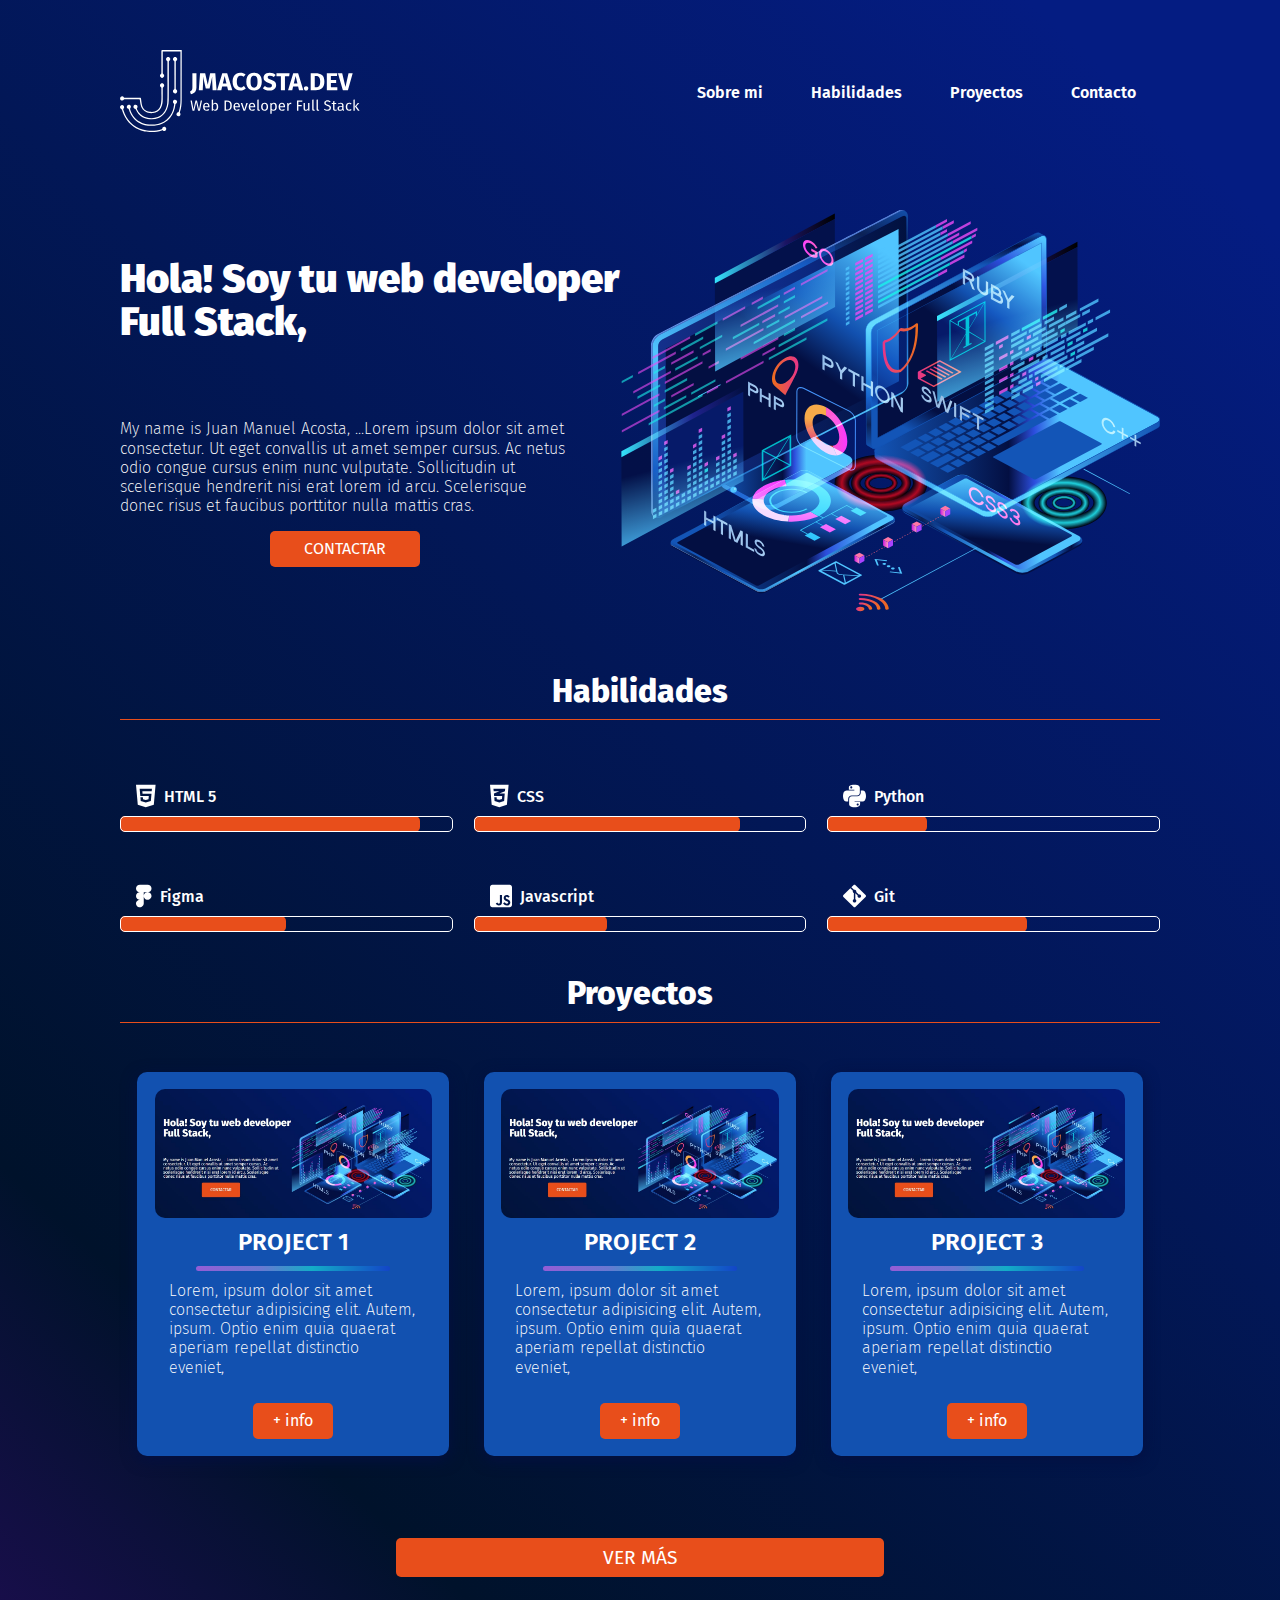
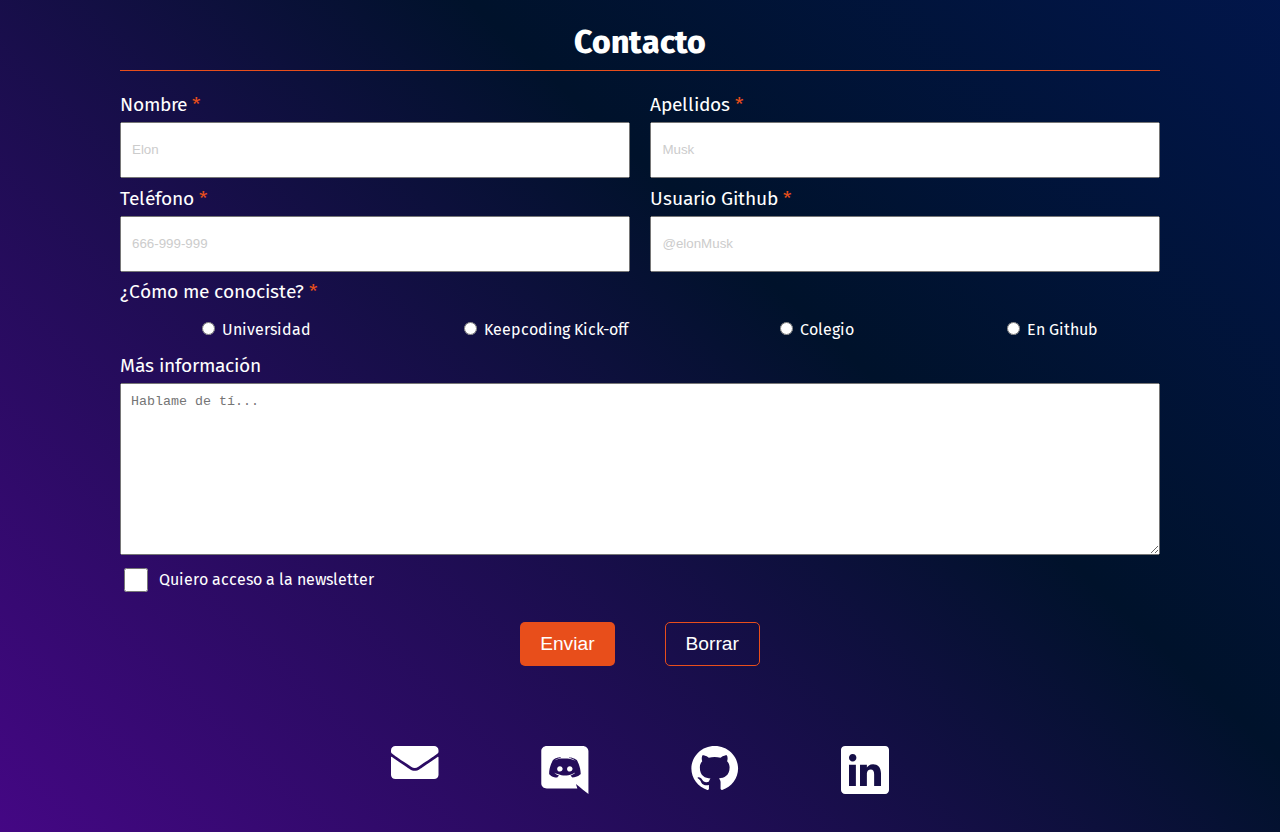
<file: index.html>
<!DOCTYPE html>
<html lang="en">
  <head>
    <meta charset="UTF-8" />
    <meta name="viewport" content="width=device-width, initial-scale=1.0" />
    <title>Jmacosta.dev Web developer full Stack</title>
    <meta property="og:title" content="Jmacosta.dev" />
    <meta
      property="og:description"
      content=" Web developer full Stack Portfolio"
    />
    <meta
      property="og:image"
      content="https://jmacosta.github.io/keepcoding_portfolio/assets/favicon/og_imagen.png"
    />
    <link rel="stylesheet" href="css/normalize.css" />
    <link rel="stylesheet" href="css/common.css" />
    <link rel="stylesheet" href="css/header.css" />
    <link rel="stylesheet" href="css/slider.css" />
    <link rel="stylesheet" href="css/skills.css" />
    <link rel="stylesheet" href="css/main.css" />
    <link rel="stylesheet" href="css/footer.css" />
    <link rel="stylesheet" href="css/projects.css" />
    <link rel="stylesheet" href="css/components.css" />
    <link rel="stylesheet" href="css/contact.css" />
    <link
      rel="apple-touch-icon"
      sizes="57x57"
      href="assets/favicon/apple-icon-57x57.png"
    />
    <link
      rel="apple-touch-icon"
      sizes="60x60"
      href="assets/favicon/apple-icon-60x60.png"
    />
    <link
      rel="apple-touch-icon"
      sizes="72x72"
      href="assets/favicon/apple-icon-72x72.png"
    />
    <link
      rel="apple-touch-icon"
      sizes="76x76"
      href="assets/favicon/apple-icon-76x76.png"
    />
    <link
      rel="apple-touch-icon"
      sizes="114x114"
      href="assets/favicon/apple-icon-114x114.png"
    />
    <link
      rel="apple-touch-icon"
      sizes="120x120"
      href="assets/favicon/apple-icon-120x120.png"
    />
    <link
      rel="apple-touch-icon"
      sizes="144x144"
      href="assets/favicon/apple-icon-144x144.png"
    />
    <link
      rel="apple-touch-icon"
      sizes="152x152"
      href="assets/favicon/apple-icon-152x152.png"
    />
    <link
      rel="apple-touch-icon"
      sizes="180x180"
      href="assets/favicon/apple-icon-180x180.png"
    />
    <link
      rel="icon"
      type="image/png"
      sizes="192x192"
      href="assets/favicon/android-icon-192x192.png"
    />
    <link
      rel="icon"
      type="image/png"
      sizes="32x32"
      href="assets/favicon/favicon-32x32.png"
    />
    <link
      rel="icon"
      type="image/png"
      sizes="96x96"
      href="assets/favicon/favicon-96x96.png"
    />
    <link
      rel="icon"
      type="image/png"
      sizes="16x16"
      href="assets/favicon/favicon-16x16.png"
    />
    <link rel="manifest" href="assets/favicon/manifest.json" />
    <meta name="msapplication-TileColor" content="#ffffff" />
    <meta
      name="msapplication-TileImage"
      content="assets/favicon/ms-icon-144x144.png"
    />
    <meta name="theme-color" content="#ffffff" />
  </head>
  <body class="body">
    <header class="header">
      <div class="header__logo">
        <img src="assets/logo.svg" alt="jmacosta.dev Web developer FullStack" />
      </div>

      <nav class="header__nav">
        <div class="header__nav__hamburger-menu">
          <input id="menu__toggle" type="checkbox" />
          <label class="menu__btn" for="menu__toggle">
            <span></span>
          </label>
          <!-- No es la solución más elegantes para los enlaces, pero es la solución sin javascript que pense para cerrar el menu-->
          <ul class="menu__box">
            <li>
              <a
                href="index.html#about-me"
                target="_blank"
                class="menu__item mobile_show"
                >Sobre mi</a
              >
              <a href="index.html#about-me" class="menu__item desktop_show"
                >Sobre mi</a
              >
            </li>
            <li>
              <a
                href="index.html#skills"
                target="_blank"
                class="menu__item mobile_show"
                >Habilidades</a
              >
              <a href="index.html#skills" class="menu__item desktop_show"
                >Habilidades</a
              >
            </li>
            <li>
              <a
                href="projects.html"
                class="menu__item mobile_show"
                target="blank"
                >Proyectos</a
              >
              <a href="projects.html" class="menu__item desktop_show"
                >Proyectos</a
              >
            </li>
            <li>
              <a
                href="index.html#contact"
                target="_blank"
                class="menu__item mobile_show"
                >Contacto</a
              >
              <a href="index.html#contact" class="menu__item desktop_show"
                >Contacto</a
              >
            </li>
          </ul>
        </div>
      </nav>
    </header>
    <main class="main">
      <!--Init Sliders-->
      <section class="slider" id="about-me">
        <div class="slider__text">
          <h1 class="slider__text__hello">
            Hola! Soy tu web developer Full Stack,
          </h1>
        </div>
        <div class="slider__image hidden-xs-md">
          <img
            src="assets/desktop_image_banner.svg"
            alt="Desktop slider image"
          />
        </div>
        <div class="slider__image hidden-xl">
          <img src="assets/mobile_image_banner.svg" alt="Mobile slider image" />
        </div>
        <div class="slider__cta">
          <div class="slider__cta__text">
            <p>
              My name is Juan Manuel Acosta, ...Lorem ipsum dolor sit amet
              consectetur. Ut eget convallis ut amet semper cursus. Ac netus
              odio congue cursus enim nunc vulputate. Sollicitudin ut
              scelerisque hendrerit nisi erat lorem id arcu. Scelerisque donec
              risus et faucibus porttitor nulla mattis cras.
            </p>
          </div>
          <div class="slider__cta__button hidden-xs-md">
            <a class="btn" href="#contact">contactar</a>
          </div>
        </div>
      </section>
      <!--Init Skills-->
      <section class="skills" id="skills">
        <div class="skills__title">
          <h2>Habilidades</h2>
        </div>
        <div class="skills__grid">
          <div class="skills__skill-container" id="html5">
            <div class="skills__skill-container__title">
              <div class="skills__skill-container__title__image">
                <img src="assets/html5.svg" alt="html 5 icon" />
              </div>
              <div class="skills__skill-container__title__text">
                <h4>HTML 5</h4>
              </div>
            </div>
            <div class="skills__skill-container__gaugage">
              <div class="skills__skill-container__gaugage__container"></div>
              <div class="skills__skill-container__gaugage__contain"></div>
            </div>
          </div>

          <div class="skills__skill-container" id="css">
            <div class="skills__skill-container__title">
              <div class="skills__skill-container__title__image">
                <img src="assets/css.svg" alt="CSS 3 icon" />
              </div>
              <div class="skills__skill-container__title__text">
                <h4>CSS</h4>
              </div>
            </div>
            <div class="skills__skill-container__gaugage">
              <div class="skills__skill-container__gaugage__container"></div>
              <div class="skills__skill-container__gaugage__contain"></div>
            </div>
          </div>

          <div class="skills__skill-container" id="python">
            <div class="skills__skill-container__title">
              <div class="skills__skill-container__title__image">
                <img src="assets/python.svg" alt="Python icon" />
              </div>
              <div class="skills__skill-container__title__text">
                <h4>Python</h4>
              </div>
            </div>
            <div class="skills__skill-container__gaugage">
              <div class="skills__skill-container__gaugage__container"></div>
              <div class="skills__skill-container__gaugage__contain"></div>
            </div>
          </div>

          <div class="skills__skill-container" id="figma">
            <div class="skills__skill-container__title">
              <div class="skills__skill-container__title__image">
                <img src="assets/figma.svg" alt="Figma icon" />
              </div>
              <div class="skills__skill-container__title__text">
                <h4>Figma</h4>
              </div>
            </div>
            <div class="skills__skill-container__gaugage">
              <div class="skills__skill-container__gaugage__container"></div>
              <div class="skills__skill-container__gaugage__contain"></div>
            </div>
          </div>

          <div class="skills__skill-container" id="javascript">
            <div class="skills__skill-container__title">
              <div class="skills__skill-container__title__image">
                <img src="assets/javascript.svg" alt="Javascript icon" />
              </div>
              <div class="skills__skill-container__title__text">
                <h4>Javascript</h4>
              </div>
            </div>
            <div class="skills__skill-container__gaugage">
              <div class="skills__skill-container__gaugage__container"></div>
              <div class="skills__skill-container__gaugage__contain"></div>
            </div>
          </div>

          <div class="skills__skill-container" id="git">
            <div class="skills__skill-container__title">
              <div class="skills__skill-container__title__image">
                <img src="assets/git.svg" alt="Git icon" />
              </div>
              <div class="skills__skill-container__title__text">
                <h4>Git</h4>
              </div>
            </div>
            <div class="skills__skill-container__gaugage">
              <div class="skills__skill-container__gaugage__container"></div>
              <div class="skills__skill-container__gaugage__contain"></div>
            </div>
          </div>
        </div>
      </section>
      <!--init projects -->
      <section class="projects" id="projects">
        <div class="projects__title"><h2>Proyectos</h2></div>
        <div class="projects__grid">
          <div class="projects__project-container">
            <figure class="projects__project-container__thumbnail__image">
              <img src="assets/captura.jpg" alt="captura web" />
            </figure>
            <div class="projects__project-container__info">
              <div class="projects__project-container__info__title">
                <h3>Project 1</h3>
              </div>
              <div class="projects__project-container__info__separator"></div>
              <div class="projects__project-container__info__text">
                <p>
                  Lorem, ipsum dolor sit amet consectetur adipisicing elit.
                  Autem, ipsum. Optio enim quia quaerat aperiam repellat
                  distinctio eveniet,
                </p>
              </div>
              <div class="projects__project-container__info__more-info">
                <a class="btn" href="project_1.html">+ info</a>
              </div>
            </div>
          </div>

          <div class="projects__project-container">
            <figure class="projects__project-container__thumbnail__image">
              <img src="assets/captura.jpg" alt="captura web" />
            </figure>
            <div class="projects__project-container__info">
              <div class="projects__project-container__info__title">
                <h3>Project 2</h3>
              </div>
              <div class="projects__project-container__info__separator"></div>
              <div class="projects__project-container__info__text">
                <p>
                  Lorem, ipsum dolor sit amet consectetur adipisicing elit.
                  Autem, ipsum. Optio enim quia quaerat aperiam repellat
                  distinctio eveniet,
                </p>
              </div>
              <div class="projects__project-container__info__more-info">
                <a class="btn" href="project_2.html">+ info</a>
              </div>
            </div>
          </div>

          <div class="projects__project-container">
            <figure class="projects__project-container__thumbnail__image">
              <img src="assets/captura.jpg" alt="captura web" />
            </figure>
            <div class="projects__project-container__info">
              <div class="projects__project-container__info__title">
                <h3>Project 3</h3>
              </div>
              <div class="projects__project-container__info__separator"></div>
              <div class="projects__project-container__info__text">
                <p>
                  Lorem, ipsum dolor sit amet consectetur adipisicing elit.
                  Autem, ipsum. Optio enim quia quaerat aperiam repellat
                  distinctio eveniet,
                </p>
              </div>
              <div class="projects__project-container__info__more-info">
                <a class="btn" href="project_3.html">+ info</a>
              </div>
            </div>
          </div>
        </div>
        <div class="projects__button-see-more">
          <a class="btn" href="projects.html">ver más</a>
        </div>

        <!-- end section -->
      </section>

      <!--  Init Contact Form -->
      <section class="contact" id="contact">
        <div class="contact__title"><h2>Contacto</h2></div>
        <form action="">
          <div class="contact__form-item" id="item-name">
            <label for="name">Nombre <span>*</span></label
            ><input
              type="text"
              name="name"
              id="name"
              required
              placeholder="Elon"
            />
          </div>
          <div class="contact__form-item" id="item-surname">
            <label for="surname">Apellidos <span>*</span></label
            ><input
              type="text"
              name="surname"
              id="surname"
              required
              placeholder="Musk"
            />
          </div>
          <div class="contact__form-item" id="item-phone">
            <label for="phone">Teléfono <span>*</span></label
            ><input
              type="tel"
              name="phone"
              id="phone"
              required
              placeholder="666-999-999"
              pattern="[0-9]{3}-[0-9]{3}-[0-9]{3}"
              title="666-999-999"
            />
          </div>
          <div class="contact__form-item" id="item-github">
            <label for="github-user">Usuario Github <span>*</span></label>
            <input
              type="text"
              name="github"
              id="github-user"
              required
              placeholder="@elonMusk"
              pattern="^@[^\s]+"
              title="@user"
            />
          </div>
          <div class="contact__form-item" id="item-known-me">
            <label for="known-me">¿Cómo me conociste? <span>*</span></label>
            <fieldset>
              <div class="contact__form-item__radio">
                <input type="radio" name="known-me" id="universidad" required />
                <label for="universidad">Universidad</label>
              </div>
              <div class="contact__form-item__radio">
                <input type="radio" name="known-me" id="keepcoding" />
                <label for="keepcoding">Keepcoding Kick-off</label>
              </div>
              <div class="contact__form-item__radio">
                <input type="radio" name="known-me" id="colegio" />
                <label for="colegio">Colegio</label>
              </div>
              <div class="contact__form-item__radio">
                <input type="radio" name="known-me" id="github" />
                <label for="github">En Github</label>
              </div>
            </fieldset>
          </div>

          <div class="contact__form-item" id="item-more-info">
            <label for="known-me">Más información</label>
            <textarea
              name="known-me"
              id="known-me"
              maxlength="180"
              rows="10"
              placeholder="Hablame de tí..."
            ></textarea>
          </div>
          <div class="contact__form-item--checkbox" id="item-newsletter">
            <input type="checkbox" name="newsletter" id="newsletter" />
            <label for="newsletter">Quiero acceso a la newsletter</label>
          </div>
          <div class="contact__form-item--button" id="item-buttons">
            <input
              type="submit"
              class="btn"
              name="submit"
              id="submit"
              value="Enviar"
            />
            <input
              type="reset"
              class="btn"
              name="reset"
              id="reset"
              value="Borrar"
            />
          </div>
        </form>
      </section>
    </main>
    <footer class="footer" id="footer">
      <div class="footer__icons">
        <a href="mailto:jmab2k@gmail.com?subject=contacto%20via%20web"
          ><img src="assets/envelope.svg" alt="mail icon"
        /></a>
      </div>
      <div class="footer__icons">
        <a href="https://discord.com/channels/jmacosta"
          ><img src="assets/discord.svg" alt="discord icon"
        /></a>
      </div>
      <div class="footer__icons">
        <a href="https://github.com/jmacosta"
          ><img src="assets/github.svg" alt="github icon"
        /></a>
      </div>
      <div class="footer__icons">
        <a href="https://www.linkedin.com/in/juan-manuel-acosta-benitez/"
          ><img src="assets/linkedin.svg" alt="linkedin icon"
        /></a>
      </div>
    </footer>
  </body>
</html>
</file>
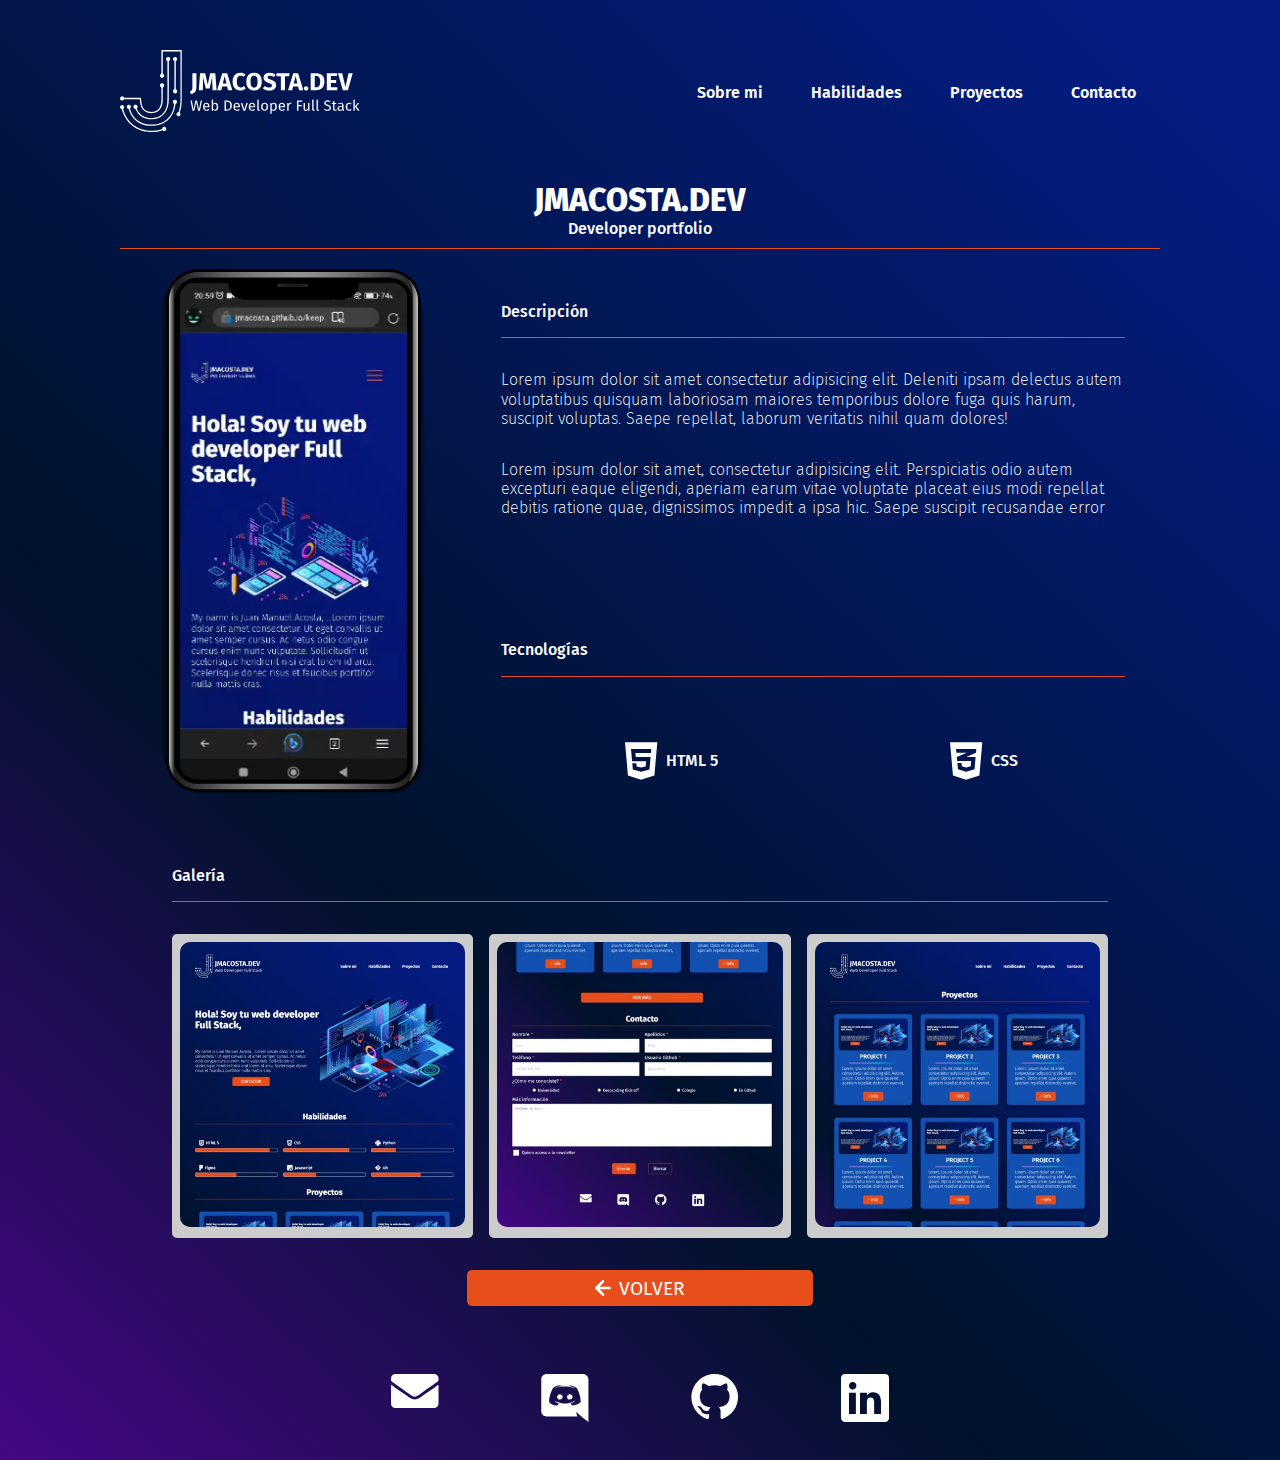
<file: project_1.html>
<!DOCTYPE html>
<html lang="en">
  <head>
    <meta charset="UTF-8" />
    <meta name="viewport" content="width=device-width, initial-scale=1.0" />
    <title>Jmacosta.dev Web developer full Stack</title>
    <meta property="og:title" content="Jmacosta.dev" />
    <meta
      property="og:description"
      content=" Web developer full Stack Portfolio"
    />
    <meta
      property="og:image"
      content="https://jmacosta.github.io/keepcoding_portfolio/assets/favicon/og_imagen.png"
    />
    <link rel="stylesheet" href="css/normalize.css" />
    <link rel="stylesheet" href="css/common.css" />
    <link rel="stylesheet" href="css/header.css" />
    <link rel="stylesheet" href="css/main.css" />
    <link rel="stylesheet" href="css/footer.css" />
    <link rel="stylesheet" href="css/projects.css" />
    <link rel="stylesheet" href="css/components.css" />
    <link rel="stylesheet" href="css/project-detail.css" />

    <link
      rel="apple-touch-icon"
      sizes="57x57"
      href="assets/favicon/apple-icon-57x57.png"
    />
    <link
      rel="apple-touch-icon"
      sizes="60x60"
      href="assets/favicon/apple-icon-60x60.png"
    />
    <link
      rel="apple-touch-icon"
      sizes="72x72"
      href="assets/favicon/apple-icon-72x72.png"
    />
    <link
      rel="apple-touch-icon"
      sizes="76x76"
      href="assets/favicon/apple-icon-76x76.png"
    />
    <link
      rel="apple-touch-icon"
      sizes="114x114"
      href="assets/favicon/apple-icon-114x114.png"
    />
    <link
      rel="apple-touch-icon"
      sizes="120x120"
      href="assets/favicon/apple-icon-120x120.png"
    />
    <link
      rel="apple-touch-icon"
      sizes="144x144"
      href="assets/favicon/apple-icon-144x144.png"
    />
    <link
      rel="apple-touch-icon"
      sizes="152x152"
      href="assets/favicon/apple-icon-152x152.png"
    />
    <link
      rel="apple-touch-icon"
      sizes="180x180"
      href="assets/favicon/apple-icon-180x180.png"
    />
    <link
      rel="icon"
      type="image/png"
      sizes="192x192"
      href="assets/favicon/android-icon-192x192.png"
    />
    <link
      rel="icon"
      type="image/png"
      sizes="32x32"
      href="assets/favicon/favicon-32x32.png"
    />
    <link
      rel="icon"
      type="image/png"
      sizes="96x96"
      href="assets/favicon/favicon-96x96.png"
    />
    <link
      rel="icon"
      type="image/png"
      sizes="16x16"
      href="assets/favicon/favicon-16x16.png"
    />
    <link rel="manifest" href="assets/favicon/manifest.json" />
    <meta name="msapplication-TileColor" content="#ffffff" />
    <meta
      name="msapplication-TileImage"
      content="assets/favicon/ms-icon-144x144.png"
    />
    <meta name="theme-color" content="#ffffff" />
  </head>
  <body class="body">
    <header class="header">
      <div class="header__logo">
        <img src="assets/logo.svg" alt="jmacosta.dev Web developer FullStack" />
      </div>

      <nav class="header__nav">
        <div class="header__nav__hamburger-menu">
          <input id="menu__toggle" type="checkbox" />
          <label class="menu__btn" for="menu__toggle">
            <span></span>
          </label>
          <!-- No es la solución más elegantes para los enlaces, pero es la solución sin javascript que pense para cerrar el menu-->
          <ul class="menu__box">
            <li>
              <a
                href="index.html#about-me"
                target="_blank"
                class="menu__item mobile_show"
                >Sobre mi</a
              >
              <a href="index.html#about-me" class="menu__item desktop_show"
                >Sobre mi</a
              >
            </li>
            <li>
              <a
                href="index.html#skills"
                target="_blank"
                class="menu__item mobile_show"
                >Habilidades</a
              >
              <a href="index.html#skills" class="menu__item desktop_show"
                >Habilidades</a
              >
            </li>
            <li>
              <a
                href="projects.html"
                class="menu__item mobile_show"
                target="blank"
                >Proyectos</a
              >
              <a href="projects.html" class="menu__item desktop_show"
                >Proyectos</a
              >
            </li>
            <li>
              <a
                href="index.html#contact"
                target="_blank"
                class="menu__item mobile_show"
                >Contacto</a
              >
              <a href="index.html#contact" class="menu__item desktop_show"
                >Contacto</a
              >
            </li>
          </ul>
        </div>
      </nav>
    </header>
    <main class="main">
      <!--Init Sliders-->

      <!--init projects -->
      <section class="project-detail">
        <div class="project-detail__title">
          <h2>JMACOSTA.DEV</h2>
          <h4>Developer portfolio</h4>
        </div>

        <div class="project-detail__container">
          <div class="project-detail__container__video-mockup">
            <div class="project-detail__container-front">
              <img src="assets/phone_top.svg" alt="phone front image" />
            </div>
            <div class="project-detail__container-content">
              <video src="assets/jmacostadev_2.mp4" autoplay loop muted>
                <source src="assets/jmacostadev_2.mp4" type="video/mp4" />
              </video>
            </div>
            <div class="project-detail__container-back">
              <img src="assets/phone_back.svg" alt="phone back image" />
            </div>
          </div>
        </div>

        <div class="project-detail__text-description">
          <div class="project-detail__text-description__title">
            <h4>Descripción</h4>
          </div>
          <p>
            Lorem ipsum dolor sit amet consectetur adipisicing elit. Deleniti
            ipsam delectus autem voluptatibus quisquam laboriosam maiores
            temporibus dolore fuga quis harum, suscipit voluptas. Saepe
            repellat, laborum veritatis nihil quam dolores!
          </p>
          <p>
            Lorem ipsum dolor sit amet, consectetur adipisicing elit.
            Perspiciatis odio autem excepturi eaque eligendi, aperiam earum
            vitae voluptate placeat eius modi repellat debitis ratione quae,
            dignissimos impedit a ipsa hic. Saepe suscipit recusandae error
          </p>
        </div>
        <div class="project-detail__tecnology">
          <div class="project-detail__tecnology__title">
            <h4>Tecnologías</h4>
          </div>
          <div class="project-detail__tecnology__icons">
            <div class="project-detail__tecnology-container" id="html5">
              <div class="project-detail__tecnology-container__title">
                <div class="project-detail__tecnology-container__title__image">
                  <img src="assets/html5.svg" alt="html 5 icon" />
                </div>
                <div class="project-detail__tecnology-container__title__text">
                  <h4>HTML 5</h4>
                </div>
              </div>
            </div>

            <div class="project-detail__tecnology-container" id="css">
              <div class="project-detail__tecnology-container__title">
                <div class="project-detail__tecnology-container__title__image">
                  <img src="assets/css.svg" alt="CSS 3 icon" />
                </div>
                <div class="project-detail__tecnology-container__title__text">
                  <h4>CSS</h4>
                </div>
              </div>
            </div>
          </div>
        </div>
        <div class="project-detail__gallery">
          <div class="project-detail__gallery__title">
            <h4>Galería</h4>
          </div>
          <div class="project-detail__gallery__content">
            <div class="project-detail__gallery__content__image">
              <img src="assets/gallery_1.jpg" alt="captura de pantalla web" />
            </div>
            <div class="project-detail__gallery__content__image">
              <img src="assets/gallery_2.jpg" alt="captura de pantalla web" />
            </div>
            <div class="project-detail__gallery__content__image">
              <img src="assets/gallery_3.jpg" alt="captura de pantalla web" />
            </div>
          </div>
        </div>
        <div class="project-detail__text-btn">
          <a href="projects.html" class="btn"
            ><div class="icon">
              <img src="assets/icon_go_back_.svg" /> Volver
            </div>
          </a>
        </div>
        <!-- end section -->
      </section>
    </main>
    <footer class="footer" id="footer">
      <div class="footer__icons">
        <a href="mailto:jmab2k@gmail.com?subject=contacto%20via%20web"
          ><img src="assets/envelope.svg" alt="mail icon"
        /></a>
      </div>
      <div class="footer__icons">
        <a href="https://discord.com/channels/jmacosta"
          ><img src="assets/discord.svg" alt="discord icon"
        /></a>
      </div>
      <div class="footer__icons">
        <a href="https://github.com/jmacosta"
          ><img src="assets/github.svg" alt="github icon"
        /></a>
      </div>
      <div class="footer__icons">
        <a href="https://www.linkedin.com/in/juan-manuel-acosta-benitez/"
          ><img src="assets/linkedin.svg" alt="linkedin icon"
        /></a>
      </div>
    </footer>
  </body>
</html>
</file>
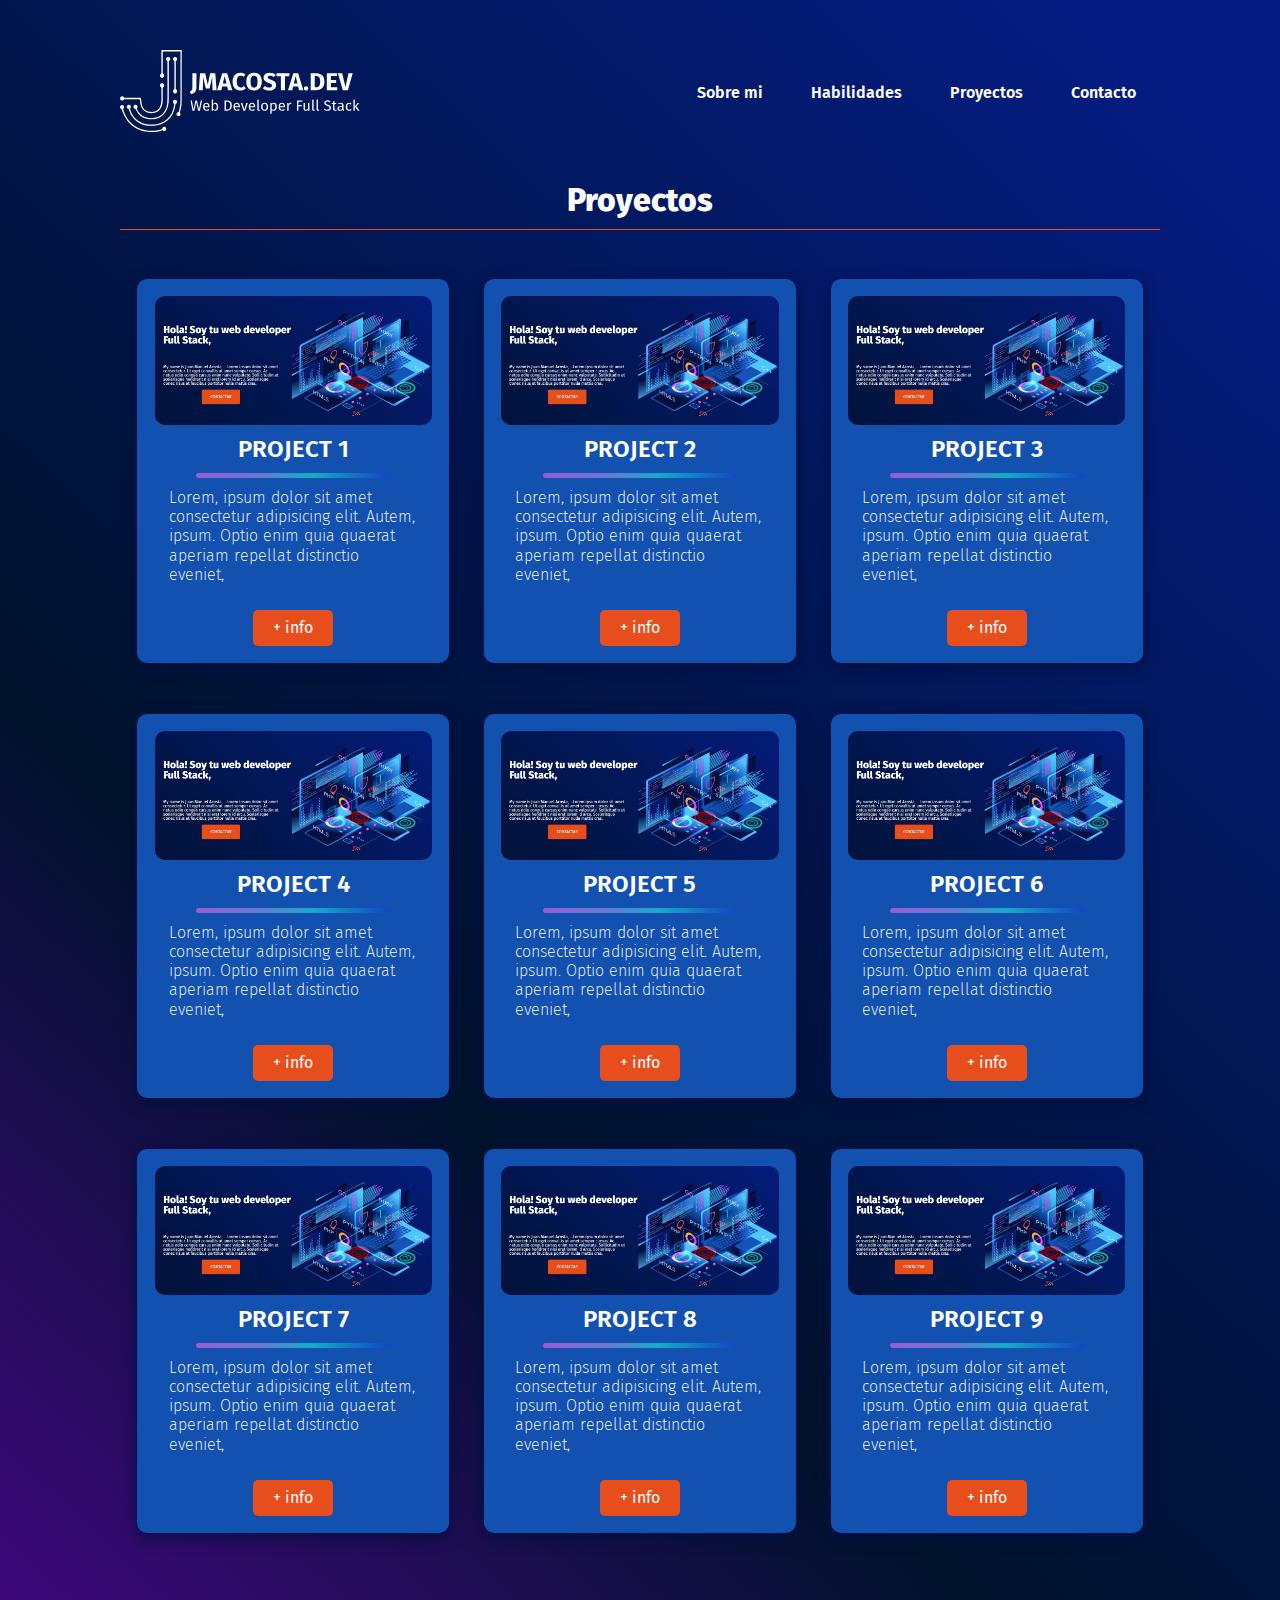
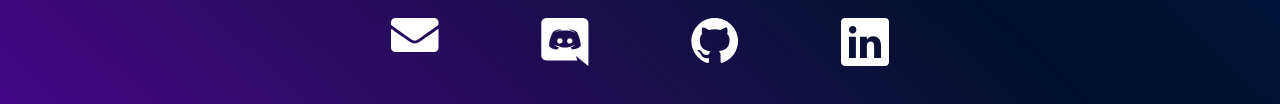
<file: projects.html>
<!DOCTYPE html>
<html lang="en">
  <head>
    <meta charset="UTF-8" />
    <meta name="viewport" content="width=device-width, initial-scale=1.0" />
    <title>Jmacosta.dev Web developer full Stack</title>
    <meta property="og:title" content="Jmacosta.dev" />
    <meta
      property="og:description"
      content=" Web developer full Stack Portfolio"
    />
    <meta
      property="og:image"
      content="https://jmacosta.github.io/keepcoding_portfolio/assets/favicon/og_imagen.png"
    />
    <link rel="stylesheet" href="css/normalize.css" />
    <link rel="stylesheet" href="css/common.css" />
    <link rel="stylesheet" href="css/header.css" />
    <link rel="stylesheet" href="css/main.css" />
    <link rel="stylesheet" href="css/footer.css" />
    <link rel="stylesheet" href="css/projects.css" />
    <link rel="stylesheet" href="css/components.css" />

    <link
      rel="apple-touch-icon"
      sizes="57x57"
      href="assets/favicon/apple-icon-57x57.png"
    />
    <link
      rel="apple-touch-icon"
      sizes="60x60"
      href="assets/favicon/apple-icon-60x60.png"
    />
    <link
      rel="apple-touch-icon"
      sizes="72x72"
      href="assets/favicon/apple-icon-72x72.png"
    />
    <link
      rel="apple-touch-icon"
      sizes="76x76"
      href="assets/favicon/apple-icon-76x76.png"
    />
    <link
      rel="apple-touch-icon"
      sizes="114x114"
      href="assets/favicon/apple-icon-114x114.png"
    />
    <link
      rel="apple-touch-icon"
      sizes="120x120"
      href="assets/favicon/apple-icon-120x120.png"
    />
    <link
      rel="apple-touch-icon"
      sizes="144x144"
      href="assets/favicon/apple-icon-144x144.png"
    />
    <link
      rel="apple-touch-icon"
      sizes="152x152"
      href="assets/favicon/apple-icon-152x152.png"
    />
    <link
      rel="apple-touch-icon"
      sizes="180x180"
      href="assets/favicon/apple-icon-180x180.png"
    />
    <link
      rel="icon"
      type="image/png"
      sizes="192x192"
      href="assets/favicon/android-icon-192x192.png"
    />
    <link
      rel="icon"
      type="image/png"
      sizes="32x32"
      href="assets/favicon/favicon-32x32.png"
    />
    <link
      rel="icon"
      type="image/png"
      sizes="96x96"
      href="assets/favicon/favicon-96x96.png"
    />
    <link
      rel="icon"
      type="image/png"
      sizes="16x16"
      href="assets/favicon/favicon-16x16.png"
    />
    <link rel="manifest" href="assets/favicon/manifest.json" />
    <meta name="msapplication-TileColor" content="#ffffff" />
    <meta
      name="msapplication-TileImage"
      content="assets/favicon/ms-icon-144x144.png"
    />
    <meta name="theme-color" content="#ffffff" />
  </head>
  <body class="body">
    <header class="header">
      <div class="header__logo">
        <img src="assets/logo.svg" alt="jmacosta.dev Web developer FullStack" />
      </div>

      <nav class="header__nav">
        <div class="header__nav__hamburger-menu">
          <input id="menu__toggle" type="checkbox" />
          <label class="menu__btn" for="menu__toggle">
            <span></span>
          </label>
          <!-- No es la solución más elegantes para los enlaces, pero es la solución sin javascript que pense para cerrar el menu-->
          <ul class="menu__box">
            <li>
              <a
                href="index.html#about-me"
                target="_blank"
                class="menu__item mobile_show"
                >Sobre mi</a
              >
              <a href="index.html#about-me" class="menu__item desktop_show"
                >Sobre mi</a
              >
            </li>
            <li>
              <a
                href="index.html#skills"
                target="_blank"
                class="menu__item mobile_show"
                >Habilidades</a
              >
              <a href="index.html#skills" class="menu__item desktop_show"
                >Habilidades</a
              >
            </li>
            <li>
              <a
                href="projects.html"
                class="menu__item mobile_show"
                target="blank"
                >Proyectos</a
              >
              <a href="projects.html" class="menu__item desktop_show"
                >Proyectos</a
              >
            </li>
            <li>
              <a
                href="index.html#contact"
                target="_blank"
                class="menu__item mobile_show"
                >Contacto</a
              >
              <a href="index.html#contact" class="menu__item desktop_show"
                >Contacto</a
              >
            </li>
          </ul>
        </div>
      </nav>
    </header>
    <main class="main">
      <!--Init Sliders-->

      <!--init projects -->
      <section class="projects" id="projects">
        <div class="projects__title"><h2>Proyectos</h2></div>
        <div class="projects__grid">
          <div class="projects__project-container">
            <figure class="projects__project-container__thumbnail__image">
              <img src="assets/captura.jpg" alt="captura web" />
            </figure>
            <div class="projects__project-container__info">
              <div class="projects__project-container__info__title">
                <h3>Project 1</h3>
              </div>
              <div class="projects__project-container__info__separator"></div>
              <div class="projects__project-container__info__text">
                <p>
                  Lorem, ipsum dolor sit amet consectetur adipisicing elit.
                  Autem, ipsum. Optio enim quia quaerat aperiam repellat
                  distinctio eveniet,
                </p>
              </div>
              <div class="projects__project-container__info__more-info">
                <a class="btn" href="project_1.html">+ info</a>
              </div>
            </div>
          </div>

          <div class="projects__project-container">
            <figure class="projects__project-container__thumbnail__image">
              <img src="assets/captura.jpg" alt="captura web" />
            </figure>
            <div class="projects__project-container__info">
              <div class="projects__project-container__info__title">
                <h3>Project 2</h3>
              </div>
              <div class="projects__project-container__info__separator"></div>
              <div class="projects__project-container__info__text">
                <p>
                  Lorem, ipsum dolor sit amet consectetur adipisicing elit.
                  Autem, ipsum. Optio enim quia quaerat aperiam repellat
                  distinctio eveniet,
                </p>
              </div>
              <div class="projects__project-container__info__more-info">
                <a class="btn" href="project_2.html">+ info</a>
              </div>
            </div>
          </div>

          <div class="projects__project-container">
            <figure class="projects__project-container__thumbnail__image">
              <img src="assets/captura.jpg" alt="captura web" />
            </figure>
            <div class="projects__project-container__info">
              <div class="projects__project-container__info__title">
                <h3>Project 3</h3>
              </div>
              <div class="projects__project-container__info__separator"></div>
              <div class="projects__project-container__info__text">
                <p>
                  Lorem, ipsum dolor sit amet consectetur adipisicing elit.
                  Autem, ipsum. Optio enim quia quaerat aperiam repellat
                  distinctio eveniet,
                </p>
              </div>
              <div class="projects__project-container__info__more-info">
                <a class="btn" href="project_3.html">+ info</a>
              </div>
            </div>
          </div>

          <div class="projects__project-container">
            <figure class="projects__project-container__thumbnail__image">
              <img src="assets/captura.jpg" alt="captura web" />
            </figure>
            <div class="projects__project-container__info">
              <div class="projects__project-container__info__title">
                <h3>Project 4</h3>
              </div>
              <div class="projects__project-container__info__separator"></div>
              <div class="projects__project-container__info__text">
                <p>
                  Lorem, ipsum dolor sit amet consectetur adipisicing elit.
                  Autem, ipsum. Optio enim quia quaerat aperiam repellat
                  distinctio eveniet,
                </p>
              </div>
              <div class="projects__project-container__info__more-info">
                <a class="btn" href="project_4.html">+ info</a>
              </div>
            </div>
          </div>

          <div class="projects__project-container">
            <figure class="projects__project-container__thumbnail__image">
              <img src="assets/captura.jpg" alt="captura web" />
            </figure>
            <div class="projects__project-container__info">
              <div class="projects__project-container__info__title">
                <h3>Project 5</h3>
              </div>
              <div class="projects__project-container__info__separator"></div>
              <div class="projects__project-container__info__text">
                <p>
                  Lorem, ipsum dolor sit amet consectetur adipisicing elit.
                  Autem, ipsum. Optio enim quia quaerat aperiam repellat
                  distinctio eveniet,
                </p>
              </div>
              <div class="projects__project-container__info__more-info">
                <a class="btn" href="project_5.html">+ info</a>
              </div>
            </div>
          </div>

          <div class="projects__project-container">
            <figure class="projects__project-container__thumbnail__image">
              <img src="assets/captura.jpg" alt="captura web" />
            </figure>
            <div class="projects__project-container__info">
              <div class="projects__project-container__info__title">
                <h3>Project 6</h3>
              </div>
              <div class="projects__project-container__info__separator"></div>
              <div class="projects__project-container__info__text">
                <p>
                  Lorem, ipsum dolor sit amet consectetur adipisicing elit.
                  Autem, ipsum. Optio enim quia quaerat aperiam repellat
                  distinctio eveniet,
                </p>
              </div>
              <div class="projects__project-container__info__more-info">
                <a class="btn" href="project_6.html">+ info</a>
              </div>
            </div>
          </div>

          <div class="projects__project-container">
            <figure class="projects__project-container__thumbnail__image">
              <img src="assets/captura.jpg" alt="captura web" />
            </figure>
            <div class="projects__project-container__info">
              <div class="projects__project-container__info__title">
                <h3>Project 7</h3>
              </div>
              <div class="projects__project-container__info__separator"></div>
              <div class="projects__project-container__info__text">
                <p>
                  Lorem, ipsum dolor sit amet consectetur adipisicing elit.
                  Autem, ipsum. Optio enim quia quaerat aperiam repellat
                  distinctio eveniet,
                </p>
              </div>
              <div class="projects__project-container__info__more-info">
                <a class="btn" href="project_7.html">+ info</a>
              </div>
            </div>
          </div>

          <div class="projects__project-container">
            <figure class="projects__project-container__thumbnail__image">
              <img src="assets/captura.jpg" alt="captura web" />
            </figure>
            <div class="projects__project-container__info">
              <div class="projects__project-container__info__title">
                <h3>Project 8</h3>
              </div>
              <div class="projects__project-container__info__separator"></div>
              <div class="projects__project-container__info__text">
                <p>
                  Lorem, ipsum dolor sit amet consectetur adipisicing elit.
                  Autem, ipsum. Optio enim quia quaerat aperiam repellat
                  distinctio eveniet,
                </p>
              </div>
              <div class="projects__project-container__info__more-info">
                <a class="btn" href="project_8.html">+ info</a>
              </div>
            </div>
          </div>

          <div class="projects__project-container">
            <figure class="projects__project-container__thumbnail__image">
              <img src="assets/captura.jpg" alt="captura web" />
            </figure>
            <div class="projects__project-container__info">
              <div class="projects__project-container__info__title">
                <h3>Project 9</h3>
              </div>
              <div class="projects__project-container__info__separator"></div>
              <div class="projects__project-container__info__text">
                <p>
                  Lorem, ipsum dolor sit amet consectetur adipisicing elit.
                  Autem, ipsum. Optio enim quia quaerat aperiam repellat
                  distinctio eveniet,
                </p>
              </div>
              <div class="projects__project-container__info__more-info">
                <a class="btn" href="project_9.html">+ info</a>
              </div>
            </div>
          </div>

          <!-- end project grid-->
        </div>

        <!-- end section -->
      </section>
    </main>
    <footer class="footer" id="footer">
      <div class="footer__icons">
        <a href="mailto:jmab2k@gmail.com?subject=contacto%20via%20web"
          ><img src="assets/envelope.svg" alt="mail icon"
        /></a>
      </div>
      <div class="footer__icons">
        <a href="https://discord.com/channels/jmacosta"
          ><img src="assets/discord.svg" alt="discord icon"
        /></a>
      </div>
      <div class="footer__icons">
        <a href="https://github.com/jmacosta"
          ><img src="assets/github.svg" alt="github icon"
        /></a>
      </div>
      <div class="footer__icons">
        <a href="https://www.linkedin.com/in/juan-manuel-acosta-benitez/"
          ><img src="assets/linkedin.svg" alt="linkedin icon"
        /></a>
      </div>
    </footer>
  </body>
</html>
</file>
<file: css/common.css>
@import url("https://fonts.googleapis.com/css2?family=Fira+Sans:wght@200;400;500;600;700;800&display=swap");

:root {
  /*Project Colors */
  --white: #fff;
  --accent-color: #e84e1b;
  --secondary-color: #1251b0;
  font-size: 16px;
  line-height: 1.5rem;
  font-family: "Fira Sans", sans-serif;
  scroll-behavior: smooth;
}
.body {
  background: linear-gradient(223deg, #041c82 6.44%, #00122b 65%, #440784 100%);
  color: var(--white);
  /*height: 100vh;*/
  /*width: 100vw;*/
  display: flex;
  padding: 0 20px 50px 20px;
  flex-direction: column;
  align-items: center;
  gap: 3rem;
  max-width: 1080px;
  margin: 0 auto;
}

h1 {
  font-size: 2.5rem;
  font-weight: 900;
  line-height: 2.7rem;
}

h2 {
  font-size: 2rem;
  line-height: 2.2rem;
  font-weight: 800;
}

h3 {
  font-size: 1.5rem;
  line-height: 1.7rem;
  font-weight: 600;
}
h4 {
  font-size: 1rem;
  line-height: 1.2rem;
  font-weight: 500;
}
p {
  font-size: 1rem;
  font-weight: 200;
  line-height: 1.2rem;
}
</file>
<file: css/header.css>
.header {
  display: grid;
  /*grid-template-columns: 10rem 1fr 1rem;*/
  grid-template-areas: "logo center menu";
  width: 100%;
  /*position: fixed;
  z-index: 900;
  background-color: rgba(3, 27, 120, 1);*/
  padding-top: 50px;
}
.caja {
  position: relative;
}
.header__logo {
  max-width: 15rem;
}
.header__logo img {
  width: 100%;
}
.header__nav {
  grid-area: menu;
}
.header__nav__hamburger-menu {
  position: relative;
}
#menu__toggle {
  opacity: 0;
}
#menu__toggle:checked + .menu__btn > span {
  transform: rotate(45deg);
}
#menu__toggle:checked + .menu__btn > span::before {
  top: 0;
  transform: rotate(0deg);
}
#menu__toggle:checked + .menu__btn > span::after {
  top: 0;
  transform: rotate(90deg);
}
#menu__toggle:checked ~ .menu__box {
  left: 0 !important;
}
.menu__btn {
  position: absolute;
  top: 1.5rem;
  right: 1.5rem;
  width: 26px;
  height: 26px;
  cursor: pointer;
  z-index: 1000;
}
.menu__btn > span,
.menu__btn > span::before,
.menu__btn > span::after {
  display: block;
  position: absolute;
  width: 100%;

  height: 2px;
  background-color: var(--accent-color);
  transition-duration: 0.25s;
}
.menu__btn > span::before {
  content: "";
  top: -8px;
}
.menu__btn > span::after {
  content: "";
  top: 8px;
}
.menu__box {
  display: flex;
  flex-direction: column;
  align-items: center;
  position: fixed;
  top: 0;
  left: -100%;
  width: 100%;
  /*height: 100vh;*/
  margin: 0;
  padding: 80px 0;
  list-style: none;
  background-color: #eceff1;
  box-shadow: 2px 2px 6px rgba(0, 0, 0, 0.4);
  transition-duration: 0.25s;
  z-index: 999;
}
.menu__item {
  display: block;
  padding: 12px 24px;
  color: var(--accent-color);
  font-size: 1.5rem;
  font-weight: 600;
  text-decoration: none;
  transition-duration: 0.25s;
}

.desktop_show {
  display: none;
}

@media (768px < width) {
  .menu__btn {
    display: none;
  }
  .menu__box {
    flex-direction: row;
    justify-content: flex-end;
    position: relative;
    left: auto;
    padding: 0;
    background-color: transparent;
    box-shadow: none;
  }
  .menu__item {
    display: inline;
    color: white;
    font-size: 1rem;
    width: 100%;
  }
  .header__nav__hamburger-menu {
    display: flex;
    flex-direction: row;
    justify-content: center;
  }
  .header {
    align-items: center;
    grid-template-areas: "logo menu";
  }
  .menu__item:hover {
    background-color: var(--accent-color);
    border-radius: 5px;
  }
  .menu__item:active {
    background-color: transparent;
    border-radius: 5px;
    border: 1px solid var(--accent-color);
  }
  .mobile_show {
    display: none;
  }
}
</file>
<file: css/slider.css>
.slider {
  display: grid;
  grid-template-columns: 1fr;
  grid-template-areas:
    "slider-text"
    "slider-image"
    "cta";
}
.slider__text {
  grid-area: slider-text;
  align-self: center;
}

.slider__cta {
  grid-area: cta;
  display: flex;
  flex-direction: column;
  align-items: center;
}

.slider__image {
  grid-area: slider-image;
  width: 75vw;
  margin: 0 auto;
  padding-bottom: 5%;
  padding-top: 5%;
}
.slider__cta__button {
  width: 150px;
}
.slider__cta__button a {
  color: white;
  text-transform: uppercase;
  text-decoration: none;
  font-weight: 400;
}

@media (768px < width) {
  .hidden-xl {
    display: none;
  }
  .slider {
    grid-template-columns: repeat(2, 1fr);
    grid-template-areas:
      "slider-text slider-image"
      "slider-text slider-image"
      "cta slider-image";
  }
  .slider__cta {
    padding-right: 10%;
  }
  .slider__image {
    width: 50vw;
    max-width: 540px;
  }
}

@media (768px >= width) {
  .hidden-xs-md {
    display: none;
  }
}
</file>
<file: css/skills.css>
.skills {
  display: flex;
  flex-direction: column;
  justify-content: center;
  gap: 2rem;
}
.skills__title {
  width: 100%;
  display: block;
  padding-bottom: 10px;
  border-bottom: 1px solid var(--accent-color);
  text-align: center;
}

.skills__skill-container {
  margin-top: 2rem;
  margin-bottom: 2rem;
  display: flex;
  flex-direction: column;
  gap: 0.5rem;
}

.skills__skill-container__title {
  display: flex;
  align-items: center;
  gap: 0.5rem;
  padding-left: 1rem;
}

.skills__skill-container__title__image {
  height: 1.5rem;
  width: auto;
}

.skills__skill-container__title__image img {
  height: 100%;
  width: auto;
}
.skills__skill-container__gaugage {
  position: relative;
}
.skills__skill-container__gaugage__container {
  position: absolute;
  top: 0;
  border-radius: 5px;
  border: solid 1px white;
  height: 1rem;
  width: 100%;
  z-index: 50;
}
.skills__skill-container__gaugage__contain {
  position: absolute;
  display: block;
  border-radius: 5px;
  top: 0;

  background-color: var(--accent-color);
  height: 1rem;
  z-index: 40;
  animation: skills-width 1s;
}

#html5 .skills__skill-container__gaugage__contain {
  width: 90%;
  --width-skill: 90%;
}

#css .skills__skill-container__gaugage__contain {
  width: 80%;
  --width-skill: 80%;
}

#python .skills__skill-container__gaugage__contain {
  width: 30%;
  --width-skill: 30%;
}

#figma .skills__skill-container__gaugage__contain {
  width: 50%;
  --width-skill: 50%;
}

#javascript .skills__skill-container__gaugage__contain {
  width: 40%;
  --width-skill: 40%;
}

#git .skills__skill-container__gaugage__contain {
  width: 60%;
  --width-skill: 60%;
}

@keyframes skills-width {
  0% {
    width: 0;
  }
  100% {
    width: var(--width-skill);
  }
}

@media (768px < width) {
  .skills__grid {
    display: grid;
    grid-template-columns: repeat (3, 1fr);
    gap: 2%;
    grid-auto-columns: 1fr;
    grid-template-areas: "skill skill skill";
  }
}
</file>
<file: css/main.css>
.main {
  display: flex;
  flex-direction: column;
  justify-content: center;
  gap: 2rem;
}
</file>
<file: css/footer.css>
.footer {
  display: flex;
  justify-content: center;
  gap: 10%;
  width: 100%;
  padding: 20px 10px;
}
.footer__icons {
  height: 1rem;
  width: 3rem;
}
.footer__icons img {
  width: 100%;
}
</file>
<file: css/projects.css>
.projects {
  display: flex;
  flex-direction: column;
  justify-content: center;
  gap: 2rem;
}
.projects__title {
  width: 100%;
  display: block;
  padding-bottom: 10px;
  border-bottom: 1px solid var(--accent-color);
  text-align: center;
}

.projects__project-container {
  margin: 5%;
  padding: 5%;
  border-radius: 5px;
  display: flex;
  flex-direction: column;
  gap: 0.5rem;
  border-radius: 10px;
  background: var(--secondary-color);
  box-shadow: 0px 4px 15px 0px #030f42;
}
.projects__project-container__thumbnail__image {
}
.projects__project-container__thumbnail__image img {
  border-radius: 10px;
  width: 100%;
}

.projects__project-container__info {
  display: flex;
  flex-direction: column;
  gap: 10px;
  align-items: center;
}

.projects__project-container__info__title h3 {
  text-transform: uppercase;
}

.projects__project-container__info__separator {
  border-radius: 83px;
  background: linear-gradient(
    270deg,
    #1345c7 0%,
    #13adc7 40.1%,
    #6978d1 66.67%,
    #945dd6 100%
  );
  height: 5px;
  width: 70%;
}
.projects__project-container__info__text p {
  padding: 0 5%;
}

.projects__project-container__info__more-info {
}
.projects__project-container__info__more-info a {
  color: white;
  text-decoration: none;
}

.projects__button-see-more {
  padding: 1rem 1rem;
  width: 50%;
  margin: auto;
}
.projects__button-see-more a {
  color: white;
  text-decoration: none;
  text-transform: uppercase;
  font-weight: 400;
  font-size: 1.2rem;
}
@media (768px < width) {
  .projects__grid {
    display: grid;
    grid-template-columns: repeat (3, 1fr);
    row-gap: 1rem;
    grid-auto-columns: 1fr;
    grid-template-areas: "project project project";
  }
}
</file>
<file: css/components.css>
.btn {
  display: block;
  border-radius: 5px;
  padding: 10px 20px;
  margin-top: 1rem;
  background-color: var(--accent-color);
  display: flex;
  justify-content: center;
}
</file>
<file: css/contact.css>
.contact,
.contact > form {
  display: flex;
  flex-direction: column;
  justify-content: center;
  gap: 1.5rem;
  margin-bottom: 2rem;
}
.contact__title {
  width: 100%;
  display: block;
  padding-bottom: 10px;
  border-bottom: 1px solid var(--accent-color);
  text-align: center;
}
.contact__form-item,
.contact__form-item fieldset {
  display: flex;
  flex-direction: column;
  gap: 0.5rem;
}
.contact__form-item--checkbox {
  display: flex;
  flex-direction: row;
  align-items: center;
  gap: 0.5rem;
}
.contact__form-item--checkbox input {
  height: 1.5rem;
  width: 1.5rem;
}

.contact__form-item > label {
  font-size: 1.2rem;
}
.contact__form-item fieldset {
  margin-top: 10px;
}

.contact__form-item span {
  color: var(--accent-color);
}

.contact__form-item input {
  line-height: 2rem;
  padding: 10px;
}
.contact__form-item input::placeholder {
  color: #ccc;
}
.contact__form-item__radio input {
  line-height: 2rem;
  margin-left: 20px;
  margin-bottom: 10px;
}
.contact__form-item textarea {
  padding: 10px;
}

.contact__form-item--button {
  display: flex;
  flex-direction: row;
  justify-content: center;
  gap: 50px;
}
.contact__form-item--button .btn {
  border: 0;
  color: white;
  padding: 10px 20px;
  font-size: 1.2rem;
  cursor: pointer;
}

.contact__form-item--button #reset {
  border: solid 1px var(--accent-color);
  background-color: transparent;
  color: white;
  padding: 10px 20px;
  font-size: 1.2rem;
}
#item-name {
  grid-area: name;
}
#item-surname {
  grid-area: surname;
}
#item-phone {
  grid-area: phone;
}

#item-github {
  grid-area: github;
}
#item-known-me {
  grid-area: known-me;
}
#item-more-info {
  grid-area: more-info;
}
#item-newsletter {
  grid-area: newsletter;
}
#item-buttons {
  grid-area: buttons;
}

@media (768px < width) {
  .contact > form {
    display: grid;
    grid-template-columns: repeat (2, 1fr);
    gap: 2%;
    grid-auto-columns: 1fr;
    grid-template-areas:
      "name surname"
      "phone github"
      "known-me known-me"
      "more-info more-info"
      "newsletter ."
      "buttons buttons";
  }
  .contact__form-item fieldset {
    display: flex;
    flex-direction: row;
    justify-content: space-around;
    gap: 0.5rem;
  }
}
</file>
<file: css/project-detail.css>
.body__project-detail {
  height: 100vh;
}

.project-detail__title {
  width: 100%;
  display: block;
  padding-bottom: 10px;
  border-bottom: 1px solid var(--accent-color);
  text-align: center;
}

.project-detail__container,
#detail {
  position: relative;
}
.project-detail {
  display: flex;
  flex-direction: column;
  align-items: center;
  row-gap: 1rem;
}

.project-detail__container__video-mockup {
  position: relative;
  display: flex;
  justify-content: center;
  overflow: hidden;
  max-height: 100%;
}

.project-detail__container-front {
  position: absolute;
  top: 0;
  max-width: 500px;
  z-index: 300;
}

.project-detail__container-content {
  /*position: absolute;*/
  top: 0;
  max-width: 500px;
  z-index: 250;
  display: flex;
  justify-content: center;
}
.project-detail__container-content video {
  max-height: 87%;
  margin-top: 15px;
  border-radius: 10px;
  animation: fadein 1s;
}

.project-detail__container-back {
  position: absolute;
  top: 10px;
  max-width: 500px;
  z-index: 200;
}

.project-detail__container-front img,
.project-detail__container-back img {
  width: 100%;
  height: auto;
}

.project-detail__text-description {
  /*margin-top: -300px;*/
}

.project-detail__text-description,
.project-detail__gallery,
.project-detail__tecnology {
  padding: 0 5%;
  display: block;
  width: 100%;
}

.project-detail__container {
  display: flex;
  justify-content: center;
}

.project-detail__text-btn {
  /*margin-top: -50px;*/
}

.project-detail__text-btn a {
  position: relative;
  color: white;
  text-decoration: none;
  text-transform: uppercase;
  font-weight: 400;
  font-size: 1.2rem;
  z-index: 500;
}

.project-detail__text-description p,
.project-detail__gallery p,
.project-detail__tecnology p {
  padding-bottom: 2rem;
}

.project-detail__text-description__title,
.project-detail__gallery__title,
.project-detail__tecnology__title {
  width: 100%;
  display: block;
  padding-bottom: 1rem;
  border-bottom: 1px solid var(--accent-color);
  margin-bottom: 2rem;
}

.project-detail__tecnology-container {
  margin-top: 2rem;
  margin-bottom: 2rem;
  display: flex;
  flex-direction: column;
  gap: 0.5rem;
}

.project-detail__tecnology__icons {
  width: 100%;
  display: flex;
  justify-content: space-around;
}

.project-detail__tecnology-container__title {
  display: flex;
  align-items: center;
  gap: 0.5rem;
  padding-left: 1rem;
}

.project-detail__tecnology-container__title__image {
  height: 2.5rem;
  width: auto;
}

.project-detail__tecnology-container__title__image img {
  height: 100%;
  width: auto;
}

.project-detail__gallery__content {
  width: 100%;
  display: flex;
  flex-direction: column;
  gap: 1rem;
  row-gap: 2rem;
}
.project-detail__gallery__content__image {
  padding: 0.5rem;
  background-color: #ccc;
  border-radius: 5px;
}
.project-detail__gallery__content img {
  width: 100%;
  border-radius: 10px;
}

.icon {
  display: flex;
  height: 1rem;
  align-items: center;
  gap: 0.5rem;
}
.icon img {
  height: 100%;
}

@keyframes fadein {
  0% {
    opacity: 0;
  }
  100% {
    opacity: 1;
  }
}

@media (768px < width) {
  .project-detail {
    display: grid;
    grid-template-columns: repeat(3, 1fr);
    grid-template-areas:
      "title title title"
      "video description description"
      "video tecnology tecnology"
      "gallery gallery gallery"
      ". back .";
  }

  .project-detail__text-description {
    grid-area: description;
    margin-top: 0;
  }

  .project-detail__gallery {
    grid-area: gallery;
  }
  .project-detail__gallery__content {
    display: flex;
    flex-direction: row;
    justify-content: space-around;
  }

  .project-detail__tecnology {
    grid-area: tecnology;
  }

  .project-detail__text-btn {
    margin-top: 0;
    grid-area: back;
  }
  .project-detail__title {
    grid-area: title;
  }
  .project-detail__container {
    grid-area: video;
  }
}
</file>
